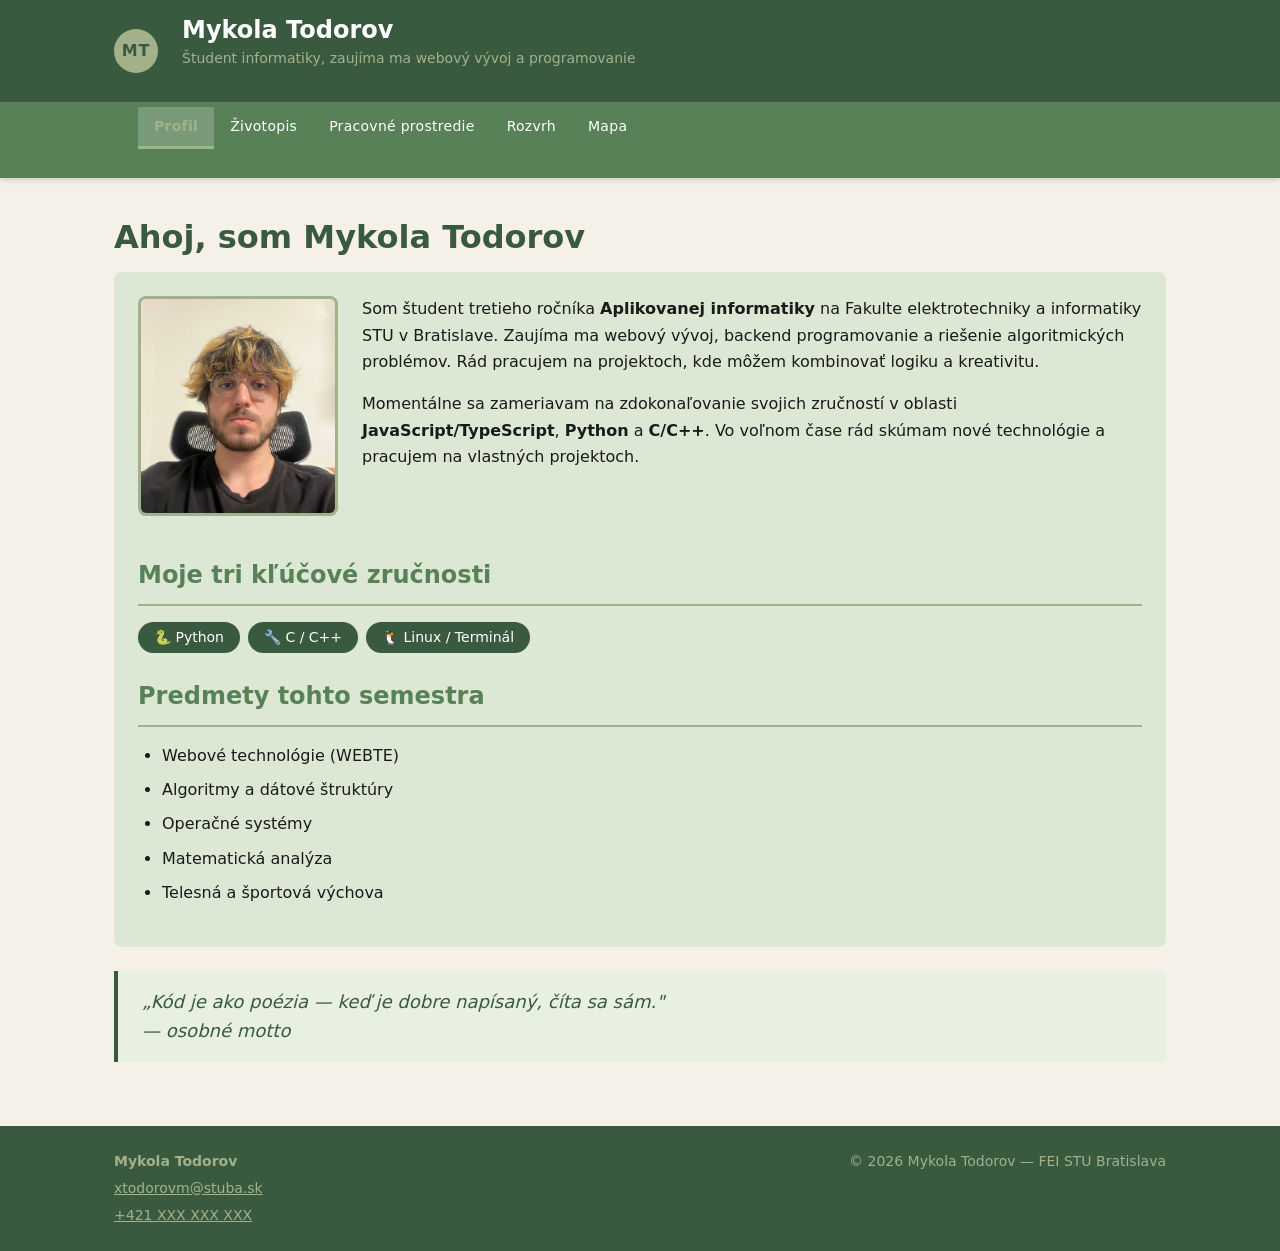
<file: Z1_Todorov/index.html>
<!DOCTYPE html>
<html lang="sk">

<head>
  <meta charset="UTF-8">
  <meta name="viewport" content="width=device-width, initial-scale=1">
  <title>Mykola Todorov — Profil</title>
  <meta name="description"
    content="Osobná webová vizitka Mykolu Todorova — študenta aplikovanej informatiky na FEI STU v Bratislave.">
  <!-- Open Graph -->
  <meta property="og:title" content="Mykola Todorov — Profil">
  <meta property="og:description" content="Študent aplikovanej informatiky, zaujíma ma webový vývoj a programovanie.">
  <meta property="og:image" content="img/me.jpg">
  <!-- Favicon -->
  <link rel="icon" type="image/svg+xml" href="favicon.svg">
  <!-- Styles -->
  <link rel="stylesheet" href="css/styles.css">
  <style>
    /* --- Profile-specific styles --- */
    .profile-intro {
      display: flow-root;
      /* clearfix for float */
    }

    .profile-photo {
      float: left;
      width: 200px;
      height: 220px;
      object-fit: cover;
      border-radius: var(--radius);
      margin-right: var(--space-md);
      margin-bottom: var(--space);
      border: 3px solid var(--color-accent);
    }

    .key-skills {
      list-style: none;
      padding: 0;
      display: flex;
      flex-wrap: wrap;
      gap: var(--space-sm);
    }

    .key-skills li {
      background-color: var(--color-brand);
      color: #fff;
      padding: 4px var(--space);
      border-radius: 20px;
      font-size: var(--font-size-sm);
      font-weight: 500;
      margin-bottom: 0;
    }

    .profile-motto {
      border-left: 4px solid var(--color-brand);
      padding: var(--space) var(--space-md);
      background-color: var(--color-surface-alt);
      border-radius: 0 var(--radius) var(--radius) 0;
      font-style: italic;
      font-size: var(--font-size-lg);
      color: var(--color-brand);
    }

    @media (max-width: 600px) {
      .profile-photo {
        float: none;
        display: block;
        width: 100%;
        height: auto;
        margin-right: 0;
      }
    }
  </style>
</head>

<body>
  <!-- Skip link -->
  <a class="skip-link" href="#main-content">Preskočiť na obsah</a>

  <!-- Header -->
  <header class="site-header">
    <div class="container">
      <a class="monogram" href="index.html" aria-label="Domov — MT monogram">MT</a>
      <div class="header-info">
        <a class="site-title" href="index.html">Mykola Todorov</a>
        <p class="site-tagline">Študent informatiky, zaujíma ma webový vývoj a programovanie</p>
      </div>
    </div>
  </header>

  <!-- Navigation -->
  <nav class="site-nav" aria-label="Hlavná navigácia">
    <div class="container">
      <button class="nav__toggle" aria-expanded="false" aria-controls="main-nav"
        aria-label="Otvoriť menu">&#9776;</button>
      <ul class="nav__list" id="main-nav">
        <li><a class="nav__link nav__link--active" href="index.html" aria-current="page">Profil</a></li>
        <li><a class="nav__link" href="pages/cv.html">Životopis</a></li>
        <li><a class="nav__link" href="pages/workspace.html">Pracovné prostredie</a></li>
        <li><a class="nav__link" href="pages/schedule.html">Rozvrh</a></li>
        <li><a class="nav__link" href="pages/map.html">Mapa</a></li>
      </ul>
    </div>
  </nav>

  <!-- Main content -->
  <main id="main-content">
    <div class="container">

      <h1>Ahoj, som Mykola Todorov</h1>

      <section class="card" aria-label="Krátky profil">
        <div class="profile-intro">
          <img class="profile-photo" src="img/me.jpg" alt="Mykola Todorov — portrétna fotografia" width="200"
            height="220" loading="lazy">
          <p>
            Som študent tretieho ročníka <strong>Aplikovanej informatiky</strong> na Fakulte elektrotechniky
            a informatiky STU v Bratislave. Zaujíma ma webový vývoj, backend programovanie a riešenie
            algoritmických problémov. Rád pracujem na projektoch, kde môžem kombinovať logiku a kreativitu.
          </p>
          <p>
            Momentálne sa zameriavam na zdokonaľovanie svojich zručností v oblasti
            <strong>JavaScript/TypeScript</strong>, <strong>Python</strong> a <strong>C/C++</strong>.
            Vo voľnom čase rád skúmam nové technológie a pracujem na vlastných projektoch.
          </p>
        </div>

        <h2>Moje tri kľúčové zručnosti</h2>
        <ul class="key-skills">
          <li>🐍 Python</li>
          <li>🔧 C / C++</li>
          <li>🐧 Linux / Terminál</li>
        </ul>

        <h2>Predmety tohto semestra</h2>
        <ul>
          <li>Webové technológie (WEBTE)</li>
          <li>Algoritmy a dátové štruktúry</li>
          <li>Operačné systémy</li>
          <li>Matematická analýza</li>
          <li>Telesná a športová výchova</li>
        </ul>
      </section>

      <!-- Aside with motto -->
      <aside aria-label="Životné motto">
        <blockquote class="card profile-motto">
          „Kód je ako poézia — keď je dobre napísaný, číta sa sám."
          <footer>— osobné motto</footer>
        </blockquote>
      </aside>

    </div>
  </main>

  <!-- Footer -->
  <footer class="site-footer">
    <div class="container">
      <address>
        <strong>Mykola Todorov</strong>
        <a href="mailto:xtodorovm@stuba.sk">xtodorovm@stuba.sk</a>
        <a href="tel:+421000000000">+421 XXX XXX XXX</a>
      </address>
      <div class="footer-sources">
        <p>&copy; 2026 Mykola Todorov — FEI STU Bratislava</p>
      </div>
    </div>
  </footer>

  <script src="js/script.js"></script>
</body>

</html>
</file>
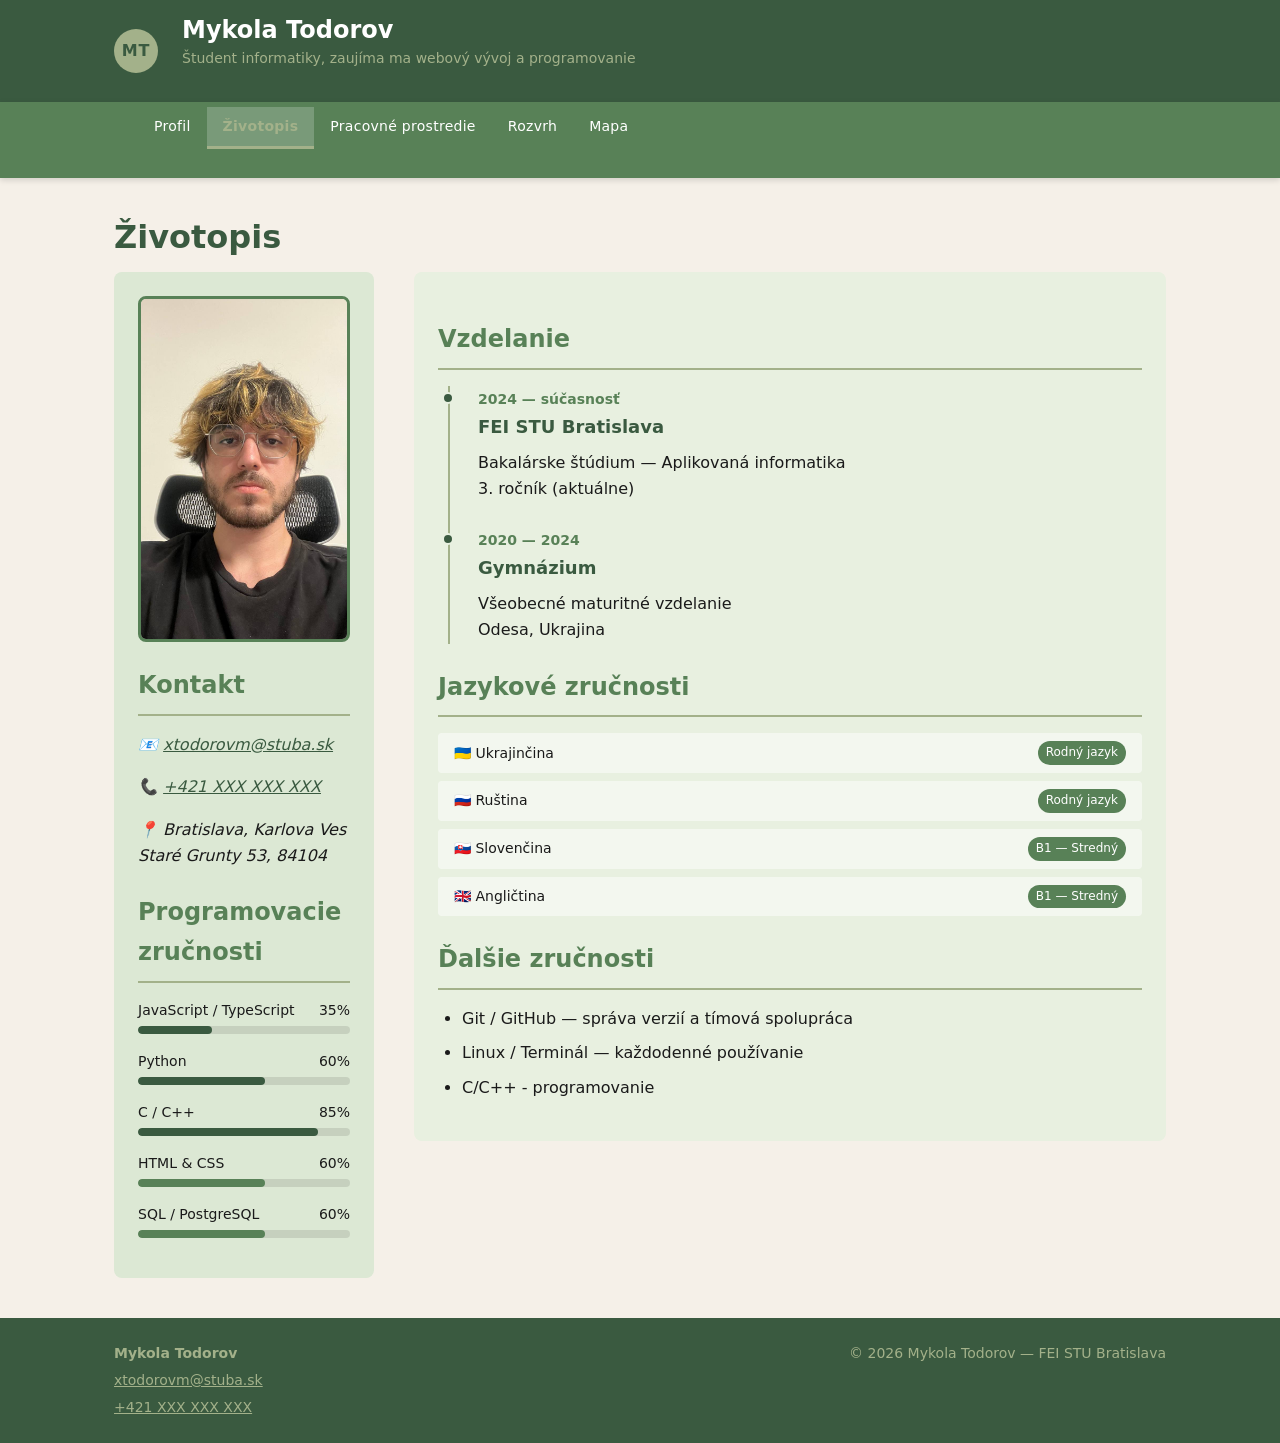
<file: Z1_Todorov/pages/cv.html>
<!DOCTYPE html>
<html lang="sk">

<head>
  <meta charset="UTF-8">
  <meta name="viewport" content="width=device-width, initial-scale=1">
  <title>Mykola Todorov — Životopis</title>
  <meta name="description" content="Životopis Mykolu Todorova — vzdelanie, zručnosti a kontaktné informácie.">
  <!-- Open Graph -->
  <meta property="og:title" content="Mykola Todorov — Životopis">
  <meta property="og:description" content="Vzdelanie, programovacie a jazykové zručnosti študenta FEI STU.">
  <meta property="og:image" content="../img/me.jpg">
  <!-- Favicon -->
  <link rel="icon" type="image/svg+xml" href="../favicon.svg">
  <!-- Styles -->
  <link rel="stylesheet" href="../css/styles.css">
  <link rel="stylesheet" href="../css/print.css">
  <style>
    /* --- CV layout: two columns, full height --- */
    .cv-layout {
      display: grid;
      grid-template-columns: 260px 1fr;
      gap: var(--space-lg);
      align-items: start;
    }

    .cv-sidebar {
      background-color: var(--color-surface);
      border-radius: var(--radius);
      padding: var(--space-md);
    }

    .cv-main {
      background-color: var(--color-surface-alt);
      border-radius: var(--radius);
      padding: var(--space-md);
    }

    .cv-photo {
      width: 100%;
      aspect-ratio: 3 / 4;
      object-fit: cover;
      border-radius: var(--radius);
      margin-bottom: var(--space-md);
      border: 3px solid var(--color-brand-alt);
      display: block;
    }

    /* Skill bars */
    .skill-list {
      list-style: none;
      padding: 0;
    }

    .skill-list li {
      margin-bottom: var(--space);
    }

    .skill-label {
      display: flex;
      justify-content: space-between;
      font-size: var(--font-size-sm);
      margin-bottom: 4px;
      font-weight: 500;
    }

    .skill-bar {
      height: 8px;
      background-color: rgba(0, 0, 0, 0.1);
      border-radius: 99px;
      overflow: hidden;
    }

    .skill-bar-fill {
      height: 100%;
      background-color: var(--color-brand);
      border-radius: 99px;
      transition: width 0.6s ease;
    }

    .skill-bar-fill--accent {
      background-color: var(--color-brand-alt);
    }

    /* Education timeline */
    .timeline {
      list-style: none;
      padding: 0;
      position: relative;
    }

    .timeline::before {
      content: "";
      position: absolute;
      left: 10px;
      top: 0;
      bottom: 0;
      width: 2px;
      background-color: var(--color-accent);
    }

    .timeline__item {
      padding-left: var(--space-lg);
      position: relative;
      margin-bottom: var(--space-md);
    }

    .timeline__item::before {
      content: "";
      position: absolute;
      left: 4px;
      top: 6px;
      width: 12px;
      height: 12px;
      border-radius: 50%;
      background-color: var(--color-brand);
      border: 2px solid var(--color-surface-alt);
    }

    .timeline__year {
      font-size: var(--font-size-sm);
      color: var(--color-brand-alt);
      font-weight: 600;
    }

    /* Language tags */
    .lang-list {
      list-style: none;
      padding: 0;
      display: flex;
      flex-direction: column;
      gap: var(--space-sm);
    }

    .lang-item {
      display: flex;
      justify-content: space-between;
      align-items: center;
      background-color: rgba(255, 255, 255, 0.5);
      padding: var(--space-sm) var(--space);
      border-radius: var(--radius-sm);
      font-size: var(--font-size-sm);
      margin-bottom: 0;
    }

    .lang-level {
      font-size: 0.75rem;
      background-color: var(--color-brand-alt);
      color: #fff;
      padding: 2px 8px;
      border-radius: 99px;
    }

    @media (max-width: 768px) {
      .cv-layout {
        grid-template-columns: 1fr;
      }
    }
  </style>
</head>

<body>
  <a class="skip-link" href="#main-content">Preskočiť na obsah</a>

  <header class="site-header">
    <div class="container">
      <a class="monogram" href="../index.html" aria-label="Domov — MT monogram">MT</a>
      <div class="header-info">
        <a class="site-title" href="../index.html">Mykola Todorov</a>
        <p class="site-tagline">Študent informatiky, zaujíma ma webový vývoj a programovanie</p>
      </div>
    </div>
  </header>

  <nav class="site-nav" aria-label="Hlavná navigácia">
    <div class="container">
      <button class="nav__toggle" aria-expanded="false" aria-controls="main-nav"
        aria-label="Otvoriť menu">&#9776;</button>
      <ul class="nav__list" id="main-nav">
        <li><a class="nav__link" href="../index.html">Profil</a></li>
        <li><a class="nav__link nav__link--active" href="cv.html" aria-current="page">Životopis</a></li>
        <li><a class="nav__link" href="workspace.html">Pracovné prostredie</a></li>
        <li><a class="nav__link" href="schedule.html">Rozvrh</a></li>
        <li><a class="nav__link" href="map.html">Mapa</a></li>
      </ul>
    </div>
  </nav>

  <main id="main-content">
    <div class="container">
      <h1>Životopis</h1>

      <div class="cv-layout">
        <!-- LEFT SIDEBAR -->
        <aside class="cv-sidebar" aria-label="Kontakt a fotografia">
          <img class="cv-photo" src="../img/me.jpg" alt="Mykola Todorov — fotografia pre CV" width="260" height="346"
            loading="lazy">

          <h2>Kontakt</h2>
          <address>
            <p>
              📧 <a href="mailto:xtodorovm@stuba.sk">xtodorovm@stuba.sk</a>
            </p>
            <p>
              📞 <a href="tel:+421000000000">+421 XXX XXX XXX</a>
            </p>
            <p>
              📍 Bratislava, Karlova Ves<br>
              Staré Grunty 53, 84104
            </p>
          </address>

          <h2>Programovacie zručnosti</h2>
          <ul class="skill-list" aria-label="Programovacie zručnosti">
            <li>
              <div class="skill-label"><span>JavaScript / TypeScript</span><span>35%</span></div>
              <div class="skill-bar">
                <div class="skill-bar-fill" style="width:35%" role="progressbar" aria-valuenow="35" aria-valuemin="0"
                  aria-valuemax="100" aria-label="JavaScript 35%"></div>
              </div>
            </li>
            <li>
              <div class="skill-label"><span>Python</span><span>60%</span></div>
              <div class="skill-bar">
                <div class="skill-bar-fill" style="width:60%" role="progressbar" aria-valuenow="75" aria-valuemin="0"
                  aria-valuemax="100" aria-label="Python 75%"></div>
              </div>
            </li>
            <li>
              <div class="skill-label"><span>C / C++</span><span>85%</span></div>
              <div class="skill-bar">
                <div class="skill-bar-fill" style="width:85%" role="progressbar" aria-valuenow="70" aria-valuemin="0"
                  aria-valuemax="100" aria-label="C/C++ 85%"></div>
              </div>
            </li>
            <li>
              <div class="skill-label"><span>HTML &amp; CSS</span><span>60%</span></div>
              <div class="skill-bar">
                <div class="skill-bar-fill skill-bar-fill--accent" style="width:60%" role="progressbar"
                  aria-valuenow="60" aria-valuemin="0" aria-valuemax="100" aria-label="HTML CSS 60%"></div>
              </div>
            </li>
            <li>
              <div class="skill-label"><span>SQL / PostgreSQL</span><span>60%</span></div>
              <div class="skill-bar">
                <div class="skill-bar-fill skill-bar-fill--accent" style="width:60%" role="progressbar"
                  aria-valuenow="60" aria-valuemin="0" aria-valuemax="100" aria-label="SQL 60%"></div>
              </div>
            </li>
          </ul>
        </aside>

        <!-- RIGHT MAIN -->
        <section class="cv-main">
          <h2>Vzdelanie</h2>
          <ul class="timeline" aria-label="Vzdelanie">
            <li class="timeline__item">
              <span class="timeline__year">2024 — súčasnosť</span>
              <h3>FEI STU Bratislava</h3>
              <p>Bakalárske štúdium — Aplikovaná informatika<br>
                3. ročník (aktuálne)</p>
            </li>
            <li class="timeline__item">
              <span class="timeline__year">2020 — 2024</span>
              <h3>Gymnázium</h3>
              <p>Všeobecné maturitné vzdelanie<br>
                Odesa, Ukrajina</p>
            </li>
          </ul>

          <h2>Jazykové zručnosti</h2>
          <ul class="lang-list" aria-label="Jazykové zručnosti">
            <li class="lang-item">
              <span>🇺🇦 Ukrajinčina</span>
              <span class="lang-level">Rodný jazyk</span>
            </li>
            <li class="lang-item">
              <span>🇷🇺 Ruština</span>
              <span class="lang-level">Rodný jazyk</span>
            </li>
            <li class="lang-item">
              <span>🇸🇰 Slovenčina</span>
              <span class="lang-level">B1 — Stredný</span>
            </li>
            <li class="lang-item">
              <span>🇬🇧 Angličtina</span>
              <span class="lang-level">B1 — Stredný</span>
            </li>
          </ul>

          <h2>Ďalšie zručnosti</h2>
          <ul>
            <li>Git / GitHub — správa verzií a tímová spolupráca</li>
            <li>Linux / Terminál — každodenné používanie</li>
            <li>C/C++ - programovanie</li>
          </ul>
        </section>
      </div>
    </div>
  </main>

  <footer class="site-footer">
    <div class="container">
      <address>
        <strong>Mykola Todorov</strong>
        <a href="mailto:xtodorovm@stuba.sk">xtodorovm@stuba.sk</a>
        <a href="tel:+421000000000">+421 XXX XXX XXX</a>
      </address>
      <div class="footer-sources">
        <p>&copy; 2026 Mykola Todorov — FEI STU Bratislava</p>
      </div>
    </div>
  </footer>

  <script src="../js/script.js"></script>
</body>

</html>
</file>
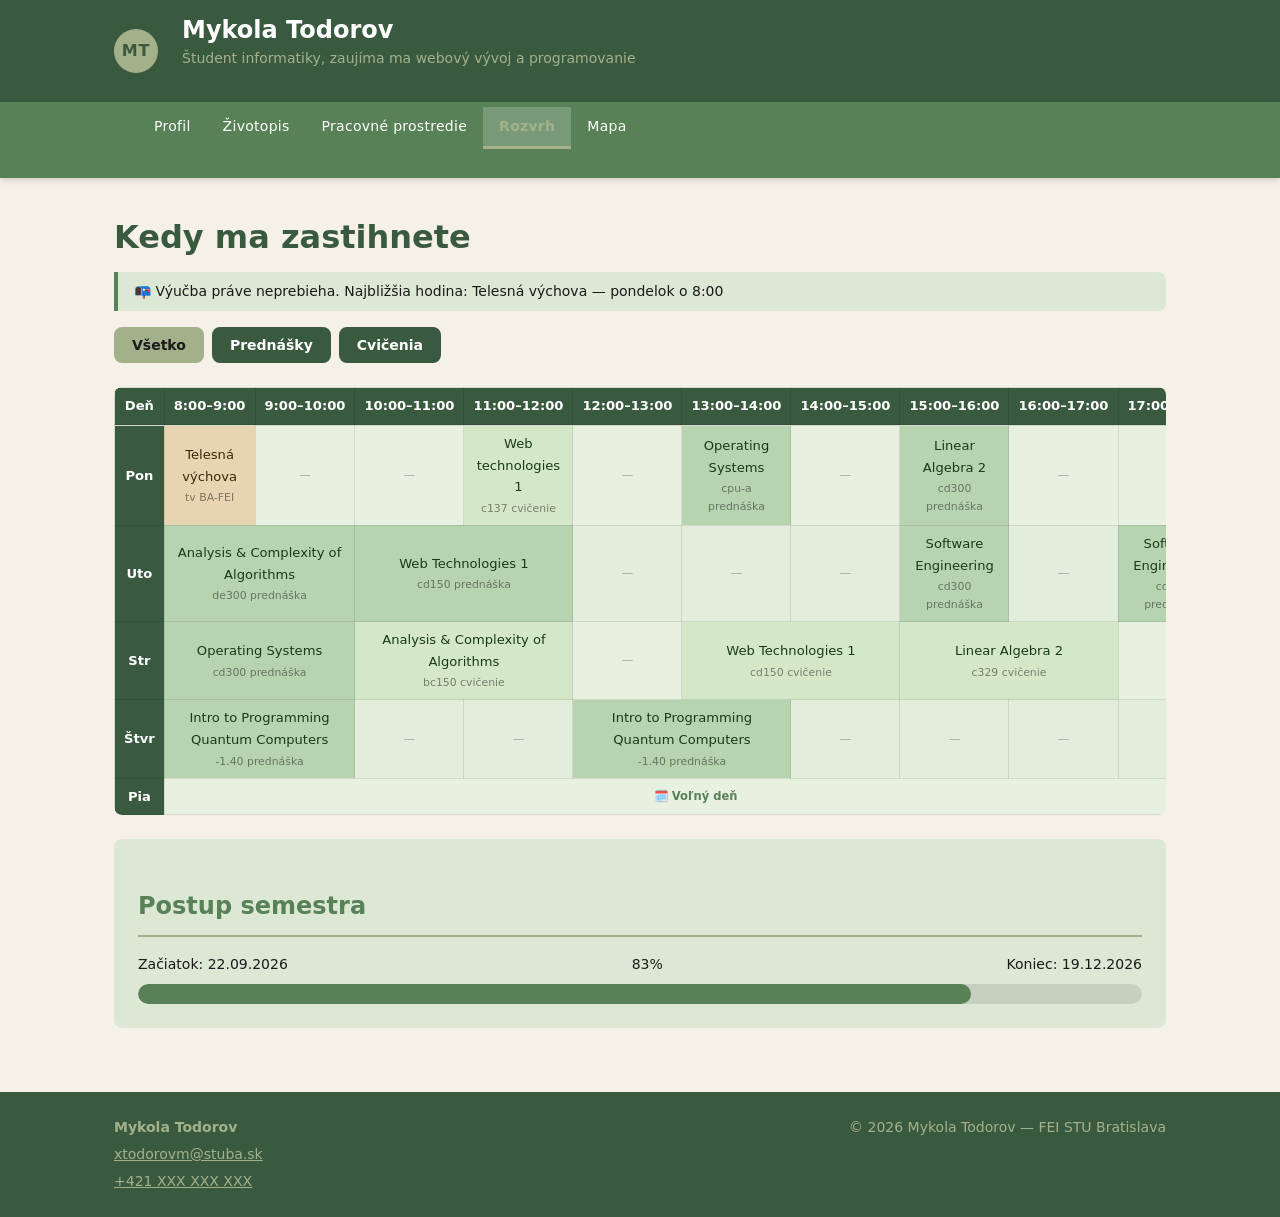
<file: Z1_Todorov/pages/schedule.html>
<!DOCTYPE html>
<html lang="sk">
<head>
  <meta charset="UTF-8">
  <meta name="viewport" content="width=device-width, initial-scale=1">
  <title>Mykola Todorov — Rozvrh</title>
  <meta name="description" content="Týždenný rozvrh hodín Mykolu Todorova — FEI STU, semester 2026/2027.">
  <meta property="og:title" content="Mykola Todorov — Rozvrh">
  <meta property="og:description" content="Kedy mám prednášky, cvičenia a voľný čas.">
  <meta property="og:image" content="../img/me.jpg">
  <link rel="icon" type="image/svg+xml" href="../favicon.svg">
  <link rel="stylesheet" href="../css/styles.css">
  <style>
    .schedule-filters {
      display: flex;
      gap: var(--space-sm);
      flex-wrap: wrap;
      margin-bottom: var(--space-md);
      align-items: center;
    }

    .schedule-status {
      background-color: var(--color-surface);
      border-left: 4px solid var(--color-brand-alt);
      border-radius: 0 var(--radius) var(--radius) 0;
      padding: var(--space-sm) var(--space);
      margin-bottom: var(--space);
      font-size: var(--font-size-sm);
    }

    .schedule-scroll {
      overflow-x: auto;
      border-radius: var(--radius);
      margin-bottom: var(--space-md);
    }

    .schedule-table {
      width: 100%;
      min-width: 750px;
      border-collapse: collapse;
      font-size: 0.82rem;
      background-color: var(--color-surface-alt);
      border-radius: var(--radius);
      overflow: hidden;
    }

    .schedule-table th,
    .schedule-table td {
      padding: 7px 9px;
      text-align: center;
      border: 1px solid rgba(0,0,0,0.09);
      vertical-align: middle;
    }

    /* Day header column */
    .schedule-table .col-day {
      background-color: var(--color-brand);
      color: #fff;
      font-weight: 700;
      width: 55px;
      white-space: nowrap;
    }

    /* Time header row */
    .schedule-table thead th {
      background-color: var(--color-brand);
      color: #fff;
      font-weight: 600;
      white-space: nowrap;
    }

    /* Zebra striping on rows */
    .schedule-table tbody tr:nth-of-type(even) {
      background-color: rgba(220,232,212,0.45);
    }

    /* Lecture */
    .schedule-table td[data-type="lecture"] {
      background-color: #b7d4b0;
      font-weight: 500;
      color: #1a3a1a;
    }

    /* Exercise */
    .schedule-table td[data-type="exercise"] {
      background-color: #d4e8c8;
      font-weight: 500;
      color: #1a3a1a;
    }

    /* Sport */
    .schedule-table td[data-type="sport"] {
      background-color: #e8d4b0;
      font-weight: 500;
      color: #3a2a0a;
    }

    /* Free */
    .schedule-table td[data-type="free"] {
      color: #aaa;
      font-size: 0.72rem;
    }

    /* Current cell highlight */
    .schedule-table td.cell--current {
      outline: 3px solid var(--color-brand);
      outline-offset: -3px;
      font-weight: 700;
    }

    /* Filter hidden */
    .schedule-table td.cell--hidden {
      visibility: hidden;
    }

    .no-results {
      display: none;
      text-align: center;
      padding: var(--space-md);
      color: var(--color-text-muted);
      font-style: italic;
    }
    .no-results.visible { display: block; }

    /* Subject code small text */
    .cell-code {
      display: block;
      font-size: 0.68rem;
      color: rgba(0,0,0,0.45);
      margin-top: 2px;
    }

    /* Semester progress */
    .semester-progress { margin-top: var(--space-md); }

    .progress-bar-wrapper {
      background-color: rgba(0,0,0,0.1);
      border-radius: 99px;
      height: 20px;
      overflow: hidden;
    }

    .progress-bar-fill {
      height: 100%;
      background-color: var(--color-brand-alt);
      border-radius: 99px;
      transition: width 0.5s ease;
    }

    .progress-label {
      font-size: var(--font-size-sm);
      margin-bottom: var(--space-sm);
      display: flex;
      justify-content: space-between;
    }

    @media (max-width: 600px) {
      .schedule-table { font-size: 0.68rem; }
      .schedule-table th, .schedule-table td { padding: 4px 5px; }
    }
  </style>
</head>
<body>
  <a class="skip-link" href="#main-content">Preskočiť na obsah</a>

  <header class="site-header">
    <div class="container">
      <a class="monogram" href="../index.html" aria-label="Domov — MT monogram">MT</a>
      <div class="header-info">
        <a class="site-title" href="../index.html">Mykola Todorov</a>
        <p class="site-tagline">Študent informatiky, zaujíma ma webový vývoj a programovanie</p>
      </div>
    </div>
  </header>

  <nav class="site-nav" aria-label="Hlavná navigácia">
    <div class="container">
      <button class="nav__toggle" aria-expanded="false" aria-controls="main-nav" aria-label="Otvoriť menu">&#9776;</button>
      <ul class="nav__list" id="main-nav">
        <li><a class="nav__link" href="../index.html">Profil</a></li>
        <li><a class="nav__link" href="cv.html">Životopis</a></li>
        <li><a class="nav__link" href="workspace.html">Pracovné prostredie</a></li>
        <li><a class="nav__link nav__link--active" href="schedule.html" aria-current="page">Rozvrh</a></li>
        <li><a class="nav__link" href="map.html">Mapa</a></li>
      </ul>
    </div>
  </nav>

  <main id="main-content">
    <div class="container">
      <h1>Kedy ma zastihnete</h1>

      <div class="schedule-status" id="schedule-status" aria-live="polite">
        <span id="status-text">Načítavam aktuálny stav...</span>
      </div>

      <div class="schedule-filters" role="group" aria-label="Filter rozvrhu">
        <button class="btn btn--active active" data-filter="all"      aria-pressed="true">Všetko</button>
        <button class="btn"                    data-filter="lecture"  aria-pressed="false">Prednášky</button>
        <button class="btn"                    data-filter="exercise" aria-pressed="false">Cvičenia</button>
      </div>

      <div class="schedule-scroll" role="region" aria-label="Tabuľka rozvrhu">
        <table class="schedule-table" id="schedule-table">
          <caption class="visually-hidden">Týždenný rozvrh hodín, 8:00 – 18:00</caption>
          <thead>
            <tr>
              <th scope="col">Deň</th>
              <th scope="col">8:00–9:00</th>
              <th scope="col">9:00–10:00</th>
              <th scope="col">10:00–11:00</th>
              <th scope="col">11:00–12:00</th>
              <th scope="col">12:00–13:00</th>
              <th scope="col">13:00–14:00</th>
              <th scope="col">14:00–15:00</th>
              <th scope="col">15:00–16:00</th>
              <th scope="col">16:00–17:00</th>
              <th scope="col">17:00–18:00</th>
            </tr>
          </thead>
          <tbody>
            <!--
              Time slots index (0-based):
              0 = 8:00  1 = 9:00  2 = 10:00  3 = 11:00  4 = 12:00
              5 = 13:00  6 = 14:00  7 = 15:00  8 = 16:00  9 = 17:00

              Schedule (from Harmonogram.png + user corrections):

              MONDAY (Pondelok):
                8:00  — TV Physical Exercises (prednáška / sport) 9:00–9:50
                9:00  — Web technologies 1 exercise (cvičenie)  9:00–9:50  ← removed, WEBTE exercise moved to 11:00
                9:00  — Physical Exercises lecture               9:00–9:50  (sport - TV)
                11:00 — Web technologies 1 (cvičenie) ← USER moved here
                13:00 — cpu-a Operating Systems (prednáška)  13:00–13:50
                15:00 — Linear Algebra 2 (prednáška)         15:00–15:50

              TUESDAY (Utorok):
                8:00  — Analysis and complexity of algorithms (prednáška) de300
                10:00 — Web technologies 1 (prednáška)  cd150
                15:00 — Software engineering (prednáška) cd300  ← keep
                [15:00 Physical Exercises REMOVED by user]
                17:00 — Software engineering (prednáška) cd300  ← second parallel group

              WEDNESDAY (Streda):
                8:00  — Operating Systems (prednáška) cd300
                10:00 — Analysis and complexity of algorithms (cvičenie) bc150
                13:00 — Web technologies 1 (cvičenie) cd150
                15:00 — Linear Algebra 2 (cvičenie) c329 ← KEEP (user: "only this LA2 practice")

              THURSDAY (Štvrtok):
                8:00  — Intro to Programming Quantum Computers (prednáška)  -1.40
                12:00 — Intro to Programming Quantum Computers (prednáška)  -1.40
                [12:00 SWI cvičenie REMOVED by user]

              FRIDAY (Piatok): VOĽNO (all free) ← user request
            -->

            <!-- MONDAY -->
            <tr>
              <th class="col-day" scope="row">Pon</th>
              <!-- 8:00 sport TV - prednáška -->
              <td data-type="sport" data-day="0" data-slot="0">
                Telesná výchova
                <span class="cell-code">tv BA-FEI</span>
              </td>
              <!-- 9:00 free -->
              <td data-type="free" data-day="0" data-slot="1">—</td>
              <!-- 10:00 free -->
              <td data-type="free" data-day="0" data-slot="2">—</td>
              <!-- 11:00 WEBTE exercise (user moved here) -->
              <td data-type="exercise" data-day="0" data-slot="3">
                Web technologies 1
                <span class="cell-code">c137 cvičenie</span>
              </td>
              <!-- 12:00 free -->
              <td data-type="free" data-day="0" data-slot="4">—</td>
              <!-- 13:00 OS lecture -->
              <td data-type="lecture" data-day="0" data-slot="5">
                Operating Systems
                <span class="cell-code">cpu-a prednáška</span>
              </td>
              <!-- 14:00 free -->
              <td data-type="free" data-day="0" data-slot="6">—</td>
              <!-- 15:00 LA2 lecture -->
              <td data-type="lecture" data-day="0" data-slot="7">
                Linear Algebra 2
                <span class="cell-code">cd300 prednáška</span>
              </td>
              <!-- 16:00 free -->
              <td data-type="free" data-day="0" data-slot="8">—</td>
              <!-- 17:00 free -->
              <td data-type="free" data-day="0" data-slot="9">—</td>
            </tr>

            <!-- TUESDAY -->
            <tr>
              <th class="col-day" scope="row">Uto</th>
              <!-- 8:00 ACA lecture -->
              <td data-type="lecture" data-day="1" data-slot="0" colspan="2">
                Analysis &amp; Complexity of Algorithms
                <span class="cell-code">de300 prednáška</span>
              </td>
              <!-- 10:00 WEBTE lecture -->
              <td data-type="lecture" data-day="1" data-slot="2" colspan="2">
                Web Technologies 1
                <span class="cell-code">cd150 prednáška</span>
              </td>
              <!-- 12:00 free -->
              <td data-type="free" data-day="1" data-slot="4">—</td>
              <!-- 13:00 free -->
              <td data-type="free" data-day="1" data-slot="5">—</td>
              <!-- 14:00 free -->
              <td data-type="free" data-day="1" data-slot="6">—</td>
              <!-- 15:00 Software engineering lecture -->
              <td data-type="lecture" data-day="1" data-slot="7">
                Software Engineering
                <span class="cell-code">cd300 prednáška</span>
              </td>
              <!-- 16:00 free -->
              <td data-type="free" data-day="1" data-slot="8">—</td>
              <!-- 17:00 SWE lecture (parallel) -->
              <td data-type="lecture" data-day="1" data-slot="9">
                Software Engineering
                <span class="cell-code">cd300 prednáška</span>
              </td>
            </tr>

            <!-- WEDNESDAY -->
            <tr>
              <th class="col-day" scope="row">Str</th>
              <!-- 8:00 OS lecture -->
              <td data-type="lecture" data-day="2" data-slot="0" colspan="2">
                Operating Systems
                <span class="cell-code">cd300 prednáška</span>
              </td>
              <!-- 10:00 ACA exercise -->
              <td data-type="exercise" data-day="2" data-slot="2" colspan="2">
                Analysis &amp; Complexity of Algorithms
                <span class="cell-code">bc150 cvičenie</span>
              </td>
              <!-- 12:00 free -->
              <td data-type="free" data-day="2" data-slot="4">—</td>
              <!-- 13:00 WEBTE exercise -->
              <td data-type="exercise" data-day="2" data-slot="5" colspan="2">
                Web Technologies 1
                <span class="cell-code">cd150 cvičenie</span>
              </td>
              <!-- 15:00 LA2 exercise ← user: keep only this one -->
              <td data-type="exercise" data-day="2" data-slot="7" colspan="2">
                Linear Algebra 2
                <span class="cell-code">c329 cvičenie</span>
              </td>
              <!-- 17:00 free -->
              <td data-type="free" data-day="2" data-slot="9">—</td>
            </tr>

            <!-- THURSDAY -->
            <tr>
              <th class="col-day" scope="row">Štvr</th>
              <!-- 8:00 IPC lecture colspan=2 -->
              <td data-type="lecture" data-day="3" data-slot="0" colspan="2">
                Intro to Programming Quantum Computers
                <span class="cell-code">-1.40 prednáška</span>
              </td>
              <!-- 10:00 free -->
              <td data-type="free" data-day="3" data-slot="2">—</td>
              <!-- 11:00 free -->
              <td data-type="free" data-day="3" data-slot="3">—</td>
              <!-- 12:00 IPC lecture (second time) -->
              <td data-type="lecture" data-day="3" data-slot="4" colspan="2">
                Intro to Programming Quantum Computers
                <span class="cell-code">-1.40 prednáška</span>
              </td>
              <!-- 14:00 free -->
              <td data-type="free" data-day="3" data-slot="6">—</td>
              <!-- 15:00 free -->
              <td data-type="free" data-day="3" data-slot="7">—</td>
              <!-- 16:00 free -->
              <td data-type="free" data-day="3" data-slot="8">—</td>
              <!-- 17:00 free -->
              <td data-type="free" data-day="3" data-slot="9">—</td>
            </tr>

            <!-- FRIDAY — VOĽNO (user request) -->
            <tr>
              <th class="col-day" scope="row">Pia</th>
              <td data-type="free" data-day="4" colspan="10" style="color:var(--color-brand-alt); font-weight:600;">
                🗓️ Voľný deň
              </td>
            </tr>
          </tbody>
        </table>
      </div>

      <p class="no-results" id="no-results" role="alert">Pre vybraný filter nie sú žiadne hodiny v rozvrhu.</p>

      <!-- Semester progress -->
      <section class="semester-progress card" aria-label="Postup semestra">
        <h2>Postup semestra</h2>
        <div class="progress-label">
          <span>Začiatok: 22.09.2026</span>
          <span id="progress-percent">0%</span>
          <span>Koniec: 19.12.2026</span>
        </div>
        <div class="progress-bar-wrapper"
             role="progressbar" id="progress-bar-wrapper"
             aria-valuenow="0" aria-valuemin="0" aria-valuemax="100"
             aria-label="Postup semestra">
          <div class="progress-bar-fill" id="progress-bar-fill" style="width:0%"></div>
        </div>
      </section>
    </div>
  </main>

  <footer class="site-footer">
    <div class="container">
      <address>
        <strong>Mykola Todorov</strong>
        <a href="mailto:xtodorovm@stuba.sk">xtodorovm@stuba.sk</a>
        <a href="tel:+421000000000">+421 XXX XXX XXX</a>
      </address>
      <div class="footer-sources">
        <p>&copy; 2026 Mykola Todorov — FEI STU Bratislava</p>
      </div>
    </div>
  </footer>

  <script src="../js/script.js"></script>
  <script>
    /**
     * schedule.js
     * - Highlights current lesson cell
     * - Filter buttons (All / Lectures / Exercises)
     * - Semester progress bar
     */

    // === Semester constants ===
    const SEMESTER_START = new Date("2026-09-22T00:00:00");
    const SEMESTER_END   = new Date("2026-12-19T23:59:59");

    // === Schedule data (for "current lesson" detection) ===
    // day: 0=Mon,1=Tue,2=Wed,3=Thu,4=Fri
    // startHour: integer hour when lesson begins (8,9,10...)
    // duration: hours
    const LESSONS = [
      // Monday
      { day:0, startHour:8,  duration:1, type:"sport",    subject:"Telesná výchova" },
      { day:0, startHour:11, duration:1, type:"exercise", subject:"Web Technologies 1 (cvičenie)" },
      { day:0, startHour:13, duration:1, type:"lecture",  subject:"Operating Systems (prednáška)" },
      { day:0, startHour:15, duration:1, type:"lecture",  subject:"Linear Algebra 2 (prednáška)" },
      // Tuesday
      { day:1, startHour:8,  duration:2, type:"lecture",  subject:"Analysis & Complexity of Algorithms" },
      { day:1, startHour:10, duration:2, type:"lecture",  subject:"Web Technologies 1 (prednáška)" },
      { day:1, startHour:15, duration:1, type:"lecture",  subject:"Software Engineering (prednáška)" },
      { day:1, startHour:17, duration:1, type:"lecture",  subject:"Software Engineering (prednáška)" },
      // Wednesday
      { day:2, startHour:8,  duration:2, type:"lecture",  subject:"Operating Systems (prednáška)" },
      { day:2, startHour:10, duration:2, type:"exercise", subject:"Analysis & Complexity of Algorithms (cvičenie)" },
      { day:2, startHour:13, duration:2, type:"exercise", subject:"Web Technologies 1 (cvičenie)" },
      { day:2, startHour:15, duration:2, type:"exercise", subject:"Linear Algebra 2 (cvičenie)" },
      // Thursday
      { day:3, startHour:8,  duration:2, type:"lecture",  subject:"Intro to Programming Quantum Computers" },
      { day:3, startHour:12, duration:2, type:"lecture",  subject:"Intro to Programming Quantum Computers" },
    ];

    const DAY_NAMES = ["pondelok","utorok","stredu","štvrtok","piatok"];

    function highlightCurrentLesson() {
      const now = new Date();
      const jsDay = now.getDay(); // 0=Sun,1=Mon..5=Fri,6=Sat
      const dayIdx = jsDay - 1;  // 0=Mon..4=Fri
      const currentHour = now.getHours();
      const statusEl = document.getElementById("status-text");

      // Remove previous highlight
      document.querySelectorAll(".schedule-table td.cell--current")
        .forEach(c => c.classList.remove("cell--current"));

      if (dayIdx < 0 || dayIdx > 4) {
        statusEl.textContent = findNextLesson(now, -1, currentHour);
        return;
      }

      const active = LESSONS.find(l =>
        l.day === dayIdx &&
        currentHour >= l.startHour &&
        currentHour < l.startHour + l.duration
      );

      if (active) {
        // Find and highlight the table cell
        const slotIdx = active.startHour - 8;
        const cells = document.querySelectorAll(
          `td[data-day="${dayIdx}"][data-slot="${slotIdx}"]`
        );
        cells.forEach(c => c.classList.add("cell--current"));
        statusEl.textContent = `📚 Teraz prebieha: ${active.subject}`;
      } else {
        statusEl.textContent = findNextLesson(now, dayIdx, currentHour);
      }
    }

    function findNextLesson(now, currentDay, currentHour) {
      let earliest = null;

      LESSONS.forEach(lesson => {
        let diffDays = lesson.day - currentDay;
        if (
          diffDays < 0 ||
          (diffDays === 0 && lesson.startHour <= currentHour)
        ) {
          diffDays += 5;
        }
        const totalMins =
          diffDays * 24 * 60 +
          lesson.startHour * 60 -
          (now.getHours() * 60 + now.getMinutes());

        if (!earliest || totalMins < earliest.totalMins) {
          earliest = { totalMins, lesson };
        }
      });

      if (!earliest) return "Momentálne nie je žiadna hodina v rozvrhu.";
      const l = earliest.lesson;
      return `📭 Výučba práve neprebieha. Najbližšia hodina: ${l.subject} — ${DAY_NAMES[l.day]} o ${l.startHour}:00`;
    }

    // === Filter buttons ===
    function initFilters() {
      const buttons = document.querySelectorAll(".schedule-filters .btn");
      buttons.forEach(btn => {
        btn.addEventListener("click", () => {
          const filter = btn.getAttribute("data-filter");
          buttons.forEach(b => {
            b.classList.remove("btn--active", "active");
            b.setAttribute("aria-pressed", "false");
          });
          btn.classList.add("btn--active", "active");
          btn.setAttribute("aria-pressed", "true");
          applyFilter(filter);
        });
      });
    }

    function applyFilter(filter) {
      const cells = document.querySelectorAll(".schedule-table td[data-type]");
      const noResults = document.getElementById("no-results");
      let visibleCount = 0;

      cells.forEach(cell => {
        const type = cell.getAttribute("data-type");
        if (filter === "all" || type === filter) {
          cell.classList.remove("cell--hidden");
          if (type !== "free") visibleCount++;
        } else {
          cell.classList.add("cell--hidden");
        }
      });

      if (filter !== "all" && visibleCount === 0) {
        noResults.classList.add("visible");
      } else {
        noResults.classList.remove("visible");
      }
    }

    // === Semester progress ===
    function updateProgress() {
      const now   = Date.now();
      const start = SEMESTER_START.getTime();
      const end   = SEMESTER_END.getTime();
      let pct = 0;
      if (now <= start) pct = 0;
      else if (now >= end) pct = 100;
      else pct = Math.round(((now - start) / (end - start)) * 100);

      document.getElementById("progress-bar-fill").style.width = pct + "%";
      document.getElementById("progress-percent").textContent  = pct + "%";
      document.getElementById("progress-bar-wrapper").setAttribute("aria-valuenow", pct);
    }

    // === Init ===
    highlightCurrentLesson();
    initFilters();
    updateProgress();
  </script>
</body>
</html>
</file>
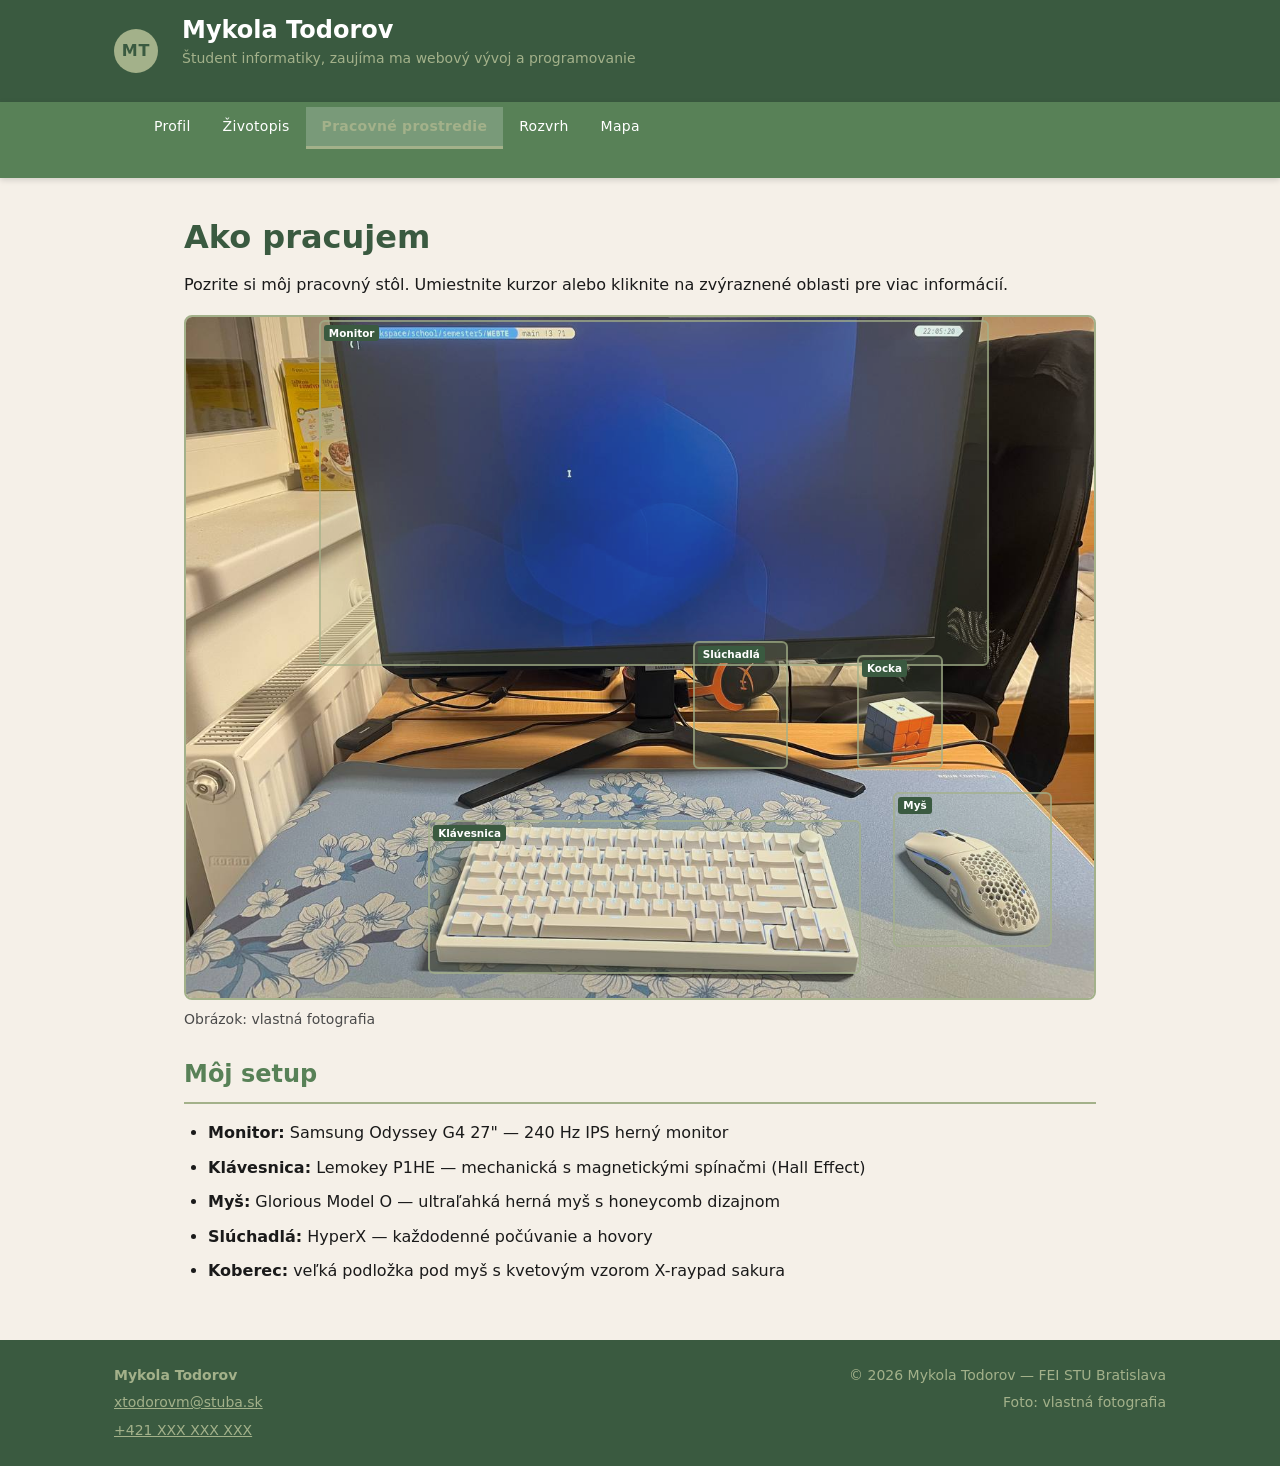
<file: Z1_Todorov/pages/workspace.html>
<!DOCTYPE html>
<html lang="sk">

<head>
  <meta charset="UTF-8">
  <meta name="viewport" content="width=device-width, initial-scale=1">
  <title>Mykola Todorov — Pracovné prostredie</title>
  <meta name="description" content="Interaktívny obrázok môjho pracovného prostredia — čo používam každý deň.">
  <meta property="og:title" content="Mykola Todorov — Pracovné prostredie">
  <meta property="og:description" content="Ukážka pracovného stola a nástrojov, ktoré používam na štúdium a projekty.">
  <meta property="og:image" content="../img/workspace.jpg">
  <link rel="icon" type="image/svg+xml" href="../favicon.svg">
  <link rel="stylesheet" href="../css/styles.css">
  <style>
    .workspace-section {
      max-width: 960px;
      margin: 0 auto;
    }

    /* Container keeps relative positioning for absolute hotspots */
    .hotspot-container {
      position: relative;
      display: block;
      width: 100%;
      border-radius: var(--radius);
      overflow: visible;
      /* allow panels to overflow image */
      line-height: 0;
      user-select: none;
    }

    .hotspot-image {
      width: 100%;
      height: auto;
      display: block;
      border-radius: var(--radius);
      border: 2px solid var(--color-accent);
    }

    /* Hotspot hit-area */
    .hotspot {
      position: absolute;
      border-radius: var(--radius-sm);
      cursor: pointer;
      outline: 2px solid rgba(163, 177, 138, 0.75);
      background-color: rgba(163, 177, 138, 0.18);
      transition: background-color 0.2s, outline-color 0.2s;
      /* panel positioning context */
    }

    .hotspot:focus-visible {
      outline: 3px solid var(--color-brand);
      outline-offset: 2px;
    }

    .hotspot:hover,
    .hotspot:focus-within {
      background-color: rgba(58, 90, 64, 0.28);
      outline-color: var(--color-brand);
      z-index: 30;
    }

    /* ---- Popup panel ---- */
    .hotspot__panel {
      position: absolute;
      background-color: #fff;
      border: 1.5px solid var(--color-brand-alt);
      border-radius: var(--radius);
      padding: 10px 14px;
      width: 210px;
      opacity: 0;
      pointer-events: none;
      transition: opacity 0.2s ease;
      z-index: 50;
      box-shadow: 0 6px 18px rgba(0, 0, 0, 0.18);
      line-height: 1.4;
      /* default: below + center */
      top: calc(100% + 8px);
      left: 50%;
      transform: translateX(-50%);
    }

    /* Panel that would go off right edge → align left */
    .hotspot--right .hotspot__panel {
      left: auto;
      right: 0;
      transform: none;
    }

    /* Panel that would go off left edge → align right */
    .hotspot--left .hotspot__panel {
      left: 0;
      transform: none;
    }

    /* Panel that is near bottom of image → show above */
    .hotspot--above .hotspot__panel {
      top: auto;
      bottom: calc(100% + 8px);
    }

    .hotspot__panel h3 {
      font-size: 0.82rem;
      margin-bottom: 5px;
      color: var(--color-brand);
      font-weight: 700;
    }

    .hotspot__panel p {
      font-size: 0.78rem;
      margin: 0;
      color: var(--color-text-muted);
      line-height: 1.45;
    }

    /* Show on hover / focus */
    .hotspot:hover .hotspot__panel,
    .hotspot:focus-within .hotspot__panel {
      opacity: 1;
      pointer-events: auto;
    }

    /* Label badge inside hotspot */
    .hotspot__label {
      position: absolute;
      top: 3px;
      left: 3px;
      background-color: var(--color-brand);
      color: #fff;
      font-size: 0.65rem;
      font-weight: 700;
      padding: 1px 5px;
      border-radius: 3px;
      line-height: 1.4;
      pointer-events: none;
    }

    /* ===== MOBILE ===== */
    @media (max-width: 768px) {
      .hotspot__panel {
        display: none !important;
      }

      .mobile-panel-area {
        display: block;
      }
    }

    .mobile-panel-area {
      display: none;
      background-color: var(--color-surface);
      border-radius: var(--radius);
      padding: var(--space-md);
      margin-top: var(--space);
      min-height: 90px;
    }

    .mobile-panel-area h3 {
      font-size: var(--font-size-base);
      color: var(--color-brand);
      margin-bottom: 6px;
    }

    .mobile-panel-area p {
      font-size: var(--font-size-sm);
      margin: 0;
    }

    .image-source {
      font-size: var(--font-size-sm);
      color: var(--color-text-muted);
      margin-top: var(--space-sm);
    }
  </style>
</head>

<body>
  <a class="skip-link" href="#main-content">Preskočiť na obsah</a>

  <header class="site-header">
    <div class="container">
      <a class="monogram" href="../index.html" aria-label="Domov — MT monogram">MT</a>
      <div class="header-info">
        <a class="site-title" href="../index.html">Mykola Todorov</a>
        <p class="site-tagline">Študent informatiky, zaujíma ma webový vývoj a programovanie</p>
      </div>
    </div>
  </header>

  <nav class="site-nav" aria-label="Hlavná navigácia">
    <div class="container">
      <button class="nav__toggle" aria-expanded="false" aria-controls="main-nav"
        aria-label="Otvoriť menu">&#9776;</button>
      <ul class="nav__list" id="main-nav">
        <li><a class="nav__link" href="../index.html">Profil</a></li>
        <li><a class="nav__link" href="cv.html">Životopis</a></li>
        <li><a class="nav__link nav__link--active" href="workspace.html" aria-current="page">Pracovné prostredie</a>
        </li>
        <li><a class="nav__link" href="schedule.html">Rozvrh</a></li>
        <li><a class="nav__link" href="map.html">Mapa</a></li>
      </ul>
    </div>
  </nav>

  <main id="main-content">
    <div class="container workspace-section">
      <h1>Ako pracujem</h1>
      <p>Pozrite si môj pracovný stôl. Umiestnite kurzor alebo kliknite na zvýraznené oblasti pre viac informácií.</p>

      <div class="hotspot-container" id="hotspot-container" aria-label="Interaktívny obrázok pracovného prostredia">
        <img class="hotspot-image" src="../img/workspace.jpg"
          alt="Môj pracovný stôl — Samsung Odyssey G4, Lemokey P1HE klávesnica, Glorious Model O myš" id="workspace-img"
          width="960" height="640">
        <!-- Hotspots generated by JS below -->
      </div>

      <!-- Mobile fallback -->
      <div class="mobile-panel-area" id="mobile-panel" aria-live="polite">
        <h3 id="mobile-panel-title">Kliknite na oblasť obrázka</h3>
        <p id="mobile-panel-text">Vyberte niektorú zo zvýraznených oblastí a zobrazí sa popis.</p>
      </div>

      <p class="image-source">Obrázok: vlastná fotografia</p>

      <h2>Môj setup</h2>
      <ul>
        <li><strong>Monitor:</strong> Samsung Odyssey G4 27" — 240 Hz IPS herný monitor</li>
        <li><strong>Klávesnica:</strong> Lemokey P1HE — mechanická s magnetickými spínačmi (Hall Effect)</li>
        <li><strong>Myš:</strong> Glorious Model O — ultraľahká herná myš s honeycomb dizajnom</li>
        <li><strong>Slúchadlá:</strong> HyperX — každodenné počúvanie a hovory</li>
        <li><strong>Koberec:</strong> veľká podložka pod myš s kvetovým vzorom X-raypad sakura</li>
      </ul>
    </div>
  </main>

  <footer class="site-footer">
    <div class="container">
      <address>
        <strong>Mykola Todorov</strong>
        <a href="mailto:xtodorovm@stuba.sk">xtodorovm@stuba.sk</a>
        <a href="tel:+421000000000">+421 XXX XXX XXX</a>
      </address>
      <div class="footer-sources">
        <p>&copy; 2026 Mykola Todorov — FEI STU Bratislava</p>
        <p>Foto: vlastná fotografia</p>
      </div>
    </div>
  </footer>

  <script src="../js/script.js"></script>
  <script>
    /**
     * Hotspot positions are expressed as percentages of the image dimensions.
     * Measured from the actual workspace.jpg photo:
     *   - Monitor (Samsung Odyssey G4): large screen, top-center area
     *   - Keyboard (Lemokey P1HE): white keyboard, bottom-center
     *   - Mouse (Glorious Model O): right side, bottom area
     *   - Headphones (HyperX): behind monitor, right-center
     *   - Rubik's cube: right side on desk surface
     *
     * panelDir: where the popup panel opens
     *   "" = below-center (default)
     *   "above" = above the hotspot
     *   "left"  = align panel to left edge of hotspot
     *   "right" = align panel to right edge of hotspot
     */
    const HOTSPOTS = [
      {
        id: "hs-monitor",
        label: "Monitor",
        title: "Samsung Odyssey G4 27\"",
        text: "Herný IPS monitor, 240 Hz, 1ms, FHD. Ideálny pre prácu aj hranie — ostrý obraz pri každej aktivite.",
        top: "1%", left: "15%", width: "73%", height: "50%",
        panelDir: ""
      },
      {
        id: "hs-keyboard",
        label: "Klávesnica",
        title: "Lemokey P1HE",
        text: "Mechanická klávesnica s Hall Effect magnetickými spínačmi. Biela farba, prémiový pocit pri písaní kódu.",
        top: "74%", left: "27%", width: "47%", height: "22%",
        panelDir: "above"
      },
      {
        id: "hs-mouse",
        label: "Myš",
        title: "Glorious Model O",
        text: "Ultraľahká herná myš (67 g) s honeycomb dizajnom. Biela farba, vysoká presnosť senzora — kľúčová vec môjho setupu.",
        top: "70%", left: "78%", width: "17%", height: "22%",
        panelDir: "right"
      },
      {
        id: "hs-headphones",
        label: "Slúchadlá",
        title: "HyperX slúchadlá",
        text: "Pohodlné slúchadlá pre každodenné použitie — hudba počas kódovania aj hovory s priateľmi.",
        top: "48%", left: "56%", width: "10%", height: "18%",
        panelDir: "right"
      },
      {
        id: "hs-cube",
        label: "Kocka",
        title: "Rubikova kocka",
        text: "Vždy na stole — oddych pre mozog. Pomáha mi myslieť a relaxovať.Môj rekord v skladaní kocky je 20 sekúnd)",
        top: "50%", left: "74%", width: "9%", height: "16%",
        panelDir: "above"
      }
    ];

    (function generateHotspots() {
      const container = document.getElementById("hotspot-container");
      const mobileTitle = document.getElementById("mobile-panel-title");
      const mobileText = document.getElementById("mobile-panel-text");
      if (!container) return;

      HOTSPOTS.forEach((hs, idx) => {
        const el = document.createElement("div");
        el.className = "hotspot" +
          (hs.panelDir === "right" ? " hotspot--right" : "") +
          (hs.panelDir === "left" ? " hotspot--left" : "") +
          (hs.panelDir === "above" ? " hotspot--above" : "");
        el.id = hs.id;
        el.setAttribute("tabindex", "0");
        el.setAttribute("role", "button");
        el.setAttribute("aria-label", hs.label + " — " + hs.title);

        el.style.top = hs.top;
        el.style.left = hs.left;
        el.style.width = hs.width;
        el.style.height = hs.height;

        // Small label badge
        const badge = document.createElement("span");
        badge.className = "hotspot__label";
        badge.textContent = hs.label;
        badge.setAttribute("aria-hidden", "true");
        el.appendChild(badge);

        // Popup panel (CSS-driven show/hide)
        const panel = document.createElement("div");
        panel.className = "hotspot__panel";
        panel.setAttribute("aria-hidden", "true");
        panel.innerHTML = `<h3>${hs.title}</h3><p>${hs.text}</p>`;
        el.appendChild(panel);

        container.appendChild(el);

        // Mobile: update bottom panel
        function updateMobilePanel() {
          mobileTitle.textContent = hs.title;
          mobileText.textContent = hs.text;
        }
        el.addEventListener("click", updateMobilePanel);
        el.addEventListener("keydown", (e) => {
          if (e.key === "Enter" || e.key === " ") { e.preventDefault(); updateMobilePanel(); }
        });

        // First hotspot is default on mobile
        if (idx === 0) updateMobilePanel();
      });
    })();
  </script>
</body>

</html>
</file>
<file: Z1_Todorov/css/styles.css>
/* ============================================================
   styles.css — shared design system for all 5 sub-pages
   Author: Mykola Todorov | FEI STU
   ============================================================ */

/* --- CSS Custom Properties (Design Tokens) --- */
:root {
  /* Brand colors */
  --color-brand:     #3a5a40;   /* dark moss green */
  --color-brand-alt: #588157;   /* medium sage green */

  /* Accent */
  --color-accent:    #a3b18a;   /* soft sage */

  /* Text & background */
  --color-text:      #1a1a1a;
  --color-text-muted:#4a4a4a;
  --color-bg:        #f5f0e8;   /* warm beige */
  --color-surface:   #dce8d4;   /* pastel green surface */
  --color-surface-alt: #e8f0e0;

  /* Borders & radius */
  --radius:          8px;
  --radius-sm:       4px;

  /* Spacing */
  --space:           1rem;
  --space-sm:        0.5rem;
  --space-md:        1.5rem;
  --space-lg:        2.5rem;
  --space-xl:        4rem;

  /* Typography */
  --font-base:       'Inter', system-ui, sans-serif;
  --font-mono:       'Fira Mono', monospace;
  --font-size-sm:    0.875rem;
  --font-size-base:  1rem;
  --font-size-lg:    1.125rem;
  --font-size-xl:    1.5rem;
  --font-size-2xl:   2rem;

  /* Transitions */
  --transition:      0.2s ease;

  /* Layout */
  --max-width:       1100px;
  --nav-height:      60px;
}

/* --- Reset & Base --- */
*, *::before, *::after {
  box-sizing: border-box;
  margin: 0;
  padding: 0;
}

html {
  scroll-behavior: smooth;
}

body {
  font-family: var(--font-base);
  font-size: var(--font-size-base);
  color: var(--color-text);
  background-color: var(--color-bg);
  line-height: 1.65;
  min-height: 100vh;
  display: flex;
  flex-direction: column;
}

/* --- Skip Link (Accessibility) --- */
.skip-link {
  position: absolute;
  top: -999px;
  left: var(--space);
  background: var(--color-brand);
  color: #fff;
  padding: var(--space-sm) var(--space);
  border-radius: var(--radius);
  text-decoration: none;
  font-weight: 600;
  z-index: 1000;
}

.skip-link:focus {
  top: var(--space);
}

/* --- Focus Visible --- */
:focus-visible {
  outline: 2.5px solid var(--color-brand);
  outline-offset: 3px;
  border-radius: var(--radius-sm);
}

/* --- Fluid Container --- */
.container {
  width: 100%;
  max-width: var(--max-width);
  margin-inline: auto;
  padding-inline: var(--space-md);
}

/* ============================================================
   HEADER
   ============================================================ */
.site-header {
  background-color: var(--color-brand);
  color: #fff;
  padding-block: var(--space);
}

.site-header .container {
  display: flex;
  align-items: center;
  gap: var(--space-md);
}

/* Monogram / logo */
.monogram {
  display: inline-flex;
  align-items: center;
  justify-content: center;
  width: 44px;
  height: 44px;
  background-color: var(--color-accent);
  color: var(--color-brand);
  border-radius: 50%;
  font-weight: 700;
  font-size: 1rem;
  letter-spacing: 0.05em;
  text-decoration: none;
  flex-shrink: 0;
  transition: transform var(--transition);
}

.monogram:hover {
  transform: scale(1.08);
}

.header-info {
  flex: 1;
}

.site-title {
  font-size: var(--font-size-xl);
  font-weight: 700;
  color: #fff;
  text-decoration: none;
  display: block;
  line-height: 1.2;
}

.site-tagline {
  font-size: var(--font-size-sm);
  color: var(--color-accent);
  margin-top: 2px;
}

/* ============================================================
   NAVIGATION
   ============================================================ */
.site-nav {
  background-color: var(--color-brand-alt);
  position: sticky;
  top: 0;
  z-index: 100;
  box-shadow: 0 2px 6px rgba(0,0,0,0.15);
}

.nav__list {
  list-style: none;
  display: flex;
  gap: 0;
  align-items: center;
  height: var(--nav-height);
}

.nav__link {
  display: block;
  padding: var(--space-sm) var(--space);
  color: #fff;
  text-decoration: none;
  font-weight: 500;
  font-size: var(--font-size-sm);
  letter-spacing: 0.02em;
  transition: background-color var(--transition), color var(--transition);
  height: 100%;
  display: flex;
  align-items: center;
  border-bottom: 3px solid transparent;
}

.nav__link:hover {
  background-color: rgba(255,255,255,0.15);
  border-bottom-color: var(--color-accent);
}

.nav__link--active {
  background-color: rgba(255,255,255,0.2);
  border-bottom-color: var(--color-accent);
  color: var(--color-accent);
  font-weight: 700;
}

/* Hamburger */
.nav__toggle {
  display: none;
  background: none;
  border: none;
  cursor: pointer;
  padding: var(--space-sm);
  color: #fff;
  font-size: 1.4rem;
  line-height: 1;
}

.nav__toggle[aria-expanded="true"] + .nav__list {
  display: flex;
}

/* ============================================================
   MAIN CONTENT
   ============================================================ */
main {
  flex: 1;
  padding-block: var(--space-lg);
}

h1 {
  font-size: var(--font-size-2xl);
  color: var(--color-brand);
  margin-bottom: var(--space);
  line-height: 1.2;
}

h2 {
  font-size: var(--font-size-xl);
  color: var(--color-brand-alt);
  margin-block: var(--space-md) var(--space);
  padding-bottom: var(--space-sm);
  border-bottom: 2px solid var(--color-accent);
}

h3 {
  font-size: var(--font-size-lg);
  color: var(--color-brand);
  margin-bottom: var(--space-sm);
}

p {
  margin-bottom: var(--space);
  color: var(--color-text);
}

a {
  color: var(--color-brand);
  transition: color var(--transition);
}

a:hover {
  color: var(--color-brand-alt);
}

ul, ol {
  padding-left: var(--space-md);
  margin-bottom: var(--space);
}

li {
  margin-bottom: var(--space-sm);
}

/* Card / surface box */
.card {
  background-color: var(--color-surface);
  border-radius: var(--radius);
  padding: var(--space-md);
  margin-bottom: var(--space-md);
}

/* ============================================================
   FOOTER
   ============================================================ */
.site-footer {
  background-color: var(--color-brand);
  color: var(--color-accent);
  padding-block: var(--space-md);
  font-size: var(--font-size-sm);
  margin-top: auto;
}

.site-footer .container {
  display: flex;
  flex-wrap: wrap;
  gap: var(--space);
  align-items: flex-start;
  justify-content: space-between;
}

.site-footer address {
  font-style: normal;
  display: flex;
  flex-direction: column;
  gap: 4px;
}

.site-footer a {
  color: var(--color-accent);
}

.site-footer a:hover {
  color: #fff;
}

.footer-sources {
  text-align: right;
}

.footer-sources p {
  color: var(--color-accent);
  margin-bottom: 4px;
}

/* ============================================================
   BUTTONS — consistent across all pages
   ============================================================ */
.btn {
  display: inline-flex;
  align-items: center;
  gap: var(--space-sm);
  padding: var(--space-sm) var(--space);
  background-color: var(--color-brand);
  color: #fff;
  border: 2px solid var(--color-brand);
  border-radius: var(--radius);
  font-size: var(--font-size-sm);
  font-weight: 600;
  cursor: pointer;
  text-decoration: none;
  transition: background-color var(--transition), color var(--transition);
  font-family: inherit;
}

.btn:hover {
  background-color: var(--color-brand-alt);
  border-color: var(--color-brand-alt);
  color: #fff;
}

.btn--active,
.btn.active {
  background-color: var(--color-accent);
  border-color: var(--color-accent);
  color: var(--color-text);
}

.btn--outline {
  background-color: transparent;
  color: var(--color-brand);
}

.btn--outline:hover {
  background-color: var(--color-brand);
  color: #fff;
}

/* ============================================================
   RESPONSIVE — Mobile first
   ============================================================ */
@media (max-width: 768px) {
  .nav__toggle {
    display: flex;
    align-items: center;
    margin-inline-start: auto;
    margin-inline-end: var(--space-sm);
  }

  .site-nav .container {
    display: flex;
    align-items: center;
    height: var(--nav-height);
    position: relative;
  }

  .nav__list {
    display: none;
    flex-direction: column;
    position: absolute;
    top: var(--nav-height);
    left: 0;
    right: 0;
    background-color: var(--color-brand-alt);
    height: auto;
    padding-block: var(--space-sm);
    box-shadow: 0 4px 10px rgba(0,0,0,0.2);
    z-index: 200;
  }

  .nav__list.nav--open {
    display: flex;
  }

  .nav__link {
    width: 100%;
    height: auto;
    padding: var(--space-sm) var(--space-md);
  }

  h1 { font-size: var(--font-size-xl); }
  h2 { font-size: var(--font-size-lg); }

  .site-footer .container {
    flex-direction: column;
  }

  .footer-sources {
    text-align: left;
  }
}

/* ============================================================
   UTILITIES
   ============================================================ */
.visually-hidden {
  position: absolute;
  width: 1px;
  height: 1px;
  padding: 0;
  margin: -1px;
  overflow: hidden;
  clip: rect(0, 0, 0, 0);
  white-space: nowrap;
  border: 0;
}

/* ============================================================
   REDUCED MOTION
   ============================================================ */
@media (prefers-reduced-motion: reduce) {
  *, *::before, *::after {
    animation-duration: 0.01ms !important;
    transition-duration: 0.01ms !important;
  }
  html {
    scroll-behavior: auto;
  }
}
</file>
<file: Z1_Todorov/css/print.css>
/* ============================================================
   print.css — Print stylesheet for cv.html
   Author: Mykola Todorov | FEI STU
   ============================================================ */

@media print {
  /* Hide navigation, decorative elements */
  .site-nav,
  .skip-link,
  .site-footer,
  .btn {
    display: none !important;
  }

  /* Reset backgrounds */
  body,
  .site-header,
  .cv-layout,
  .cv-sidebar,
  .cv-main,
  .card,
  section,
  aside {
    background-color: #fff !important;
    color: #000 !important;
    box-shadow: none !important;
  }

  /* Fit to one page */
  html, body {
    font-size: 11pt;
    margin: 0;
    padding: 0;
  }

  .container {
    max-width: 100%;
    padding: 0;
    margin: 0;
  }

  /* CV layout — two columns for print */
  .cv-layout {
    display: grid;
    grid-template-columns: 220px 1fr;
    gap: 16pt;
    border: none;
  }

  .cv-sidebar {
    border-right: 1pt solid #ccc;
    padding-right: 12pt;
  }

  /* No page breaks inside key sections */
  .cv-sidebar,
  .cv-main,
  section {
    page-break-inside: avoid;
  }

  /* Links — show URL */
  a[href]::after {
    content: " (" attr(href) ")";
    font-size: 9pt;
    color: #555;
  }

  a[href^="tel:"]::after,
  a[href^="mailto:"]::after {
    content: "";
  }

  /* Skill bars — print-friendly */
  .skill-bar-fill {
    print-color-adjust: exact;
    -webkit-print-color-adjust: exact;
  }

  /* Images */
  img {
    max-width: 100%;
    page-break-inside: avoid;
  }

  /* Page setup */
  @page {
    size: A4 portrait;
    margin: 1.5cm 1.5cm 2cm;
  }
}
</file>
